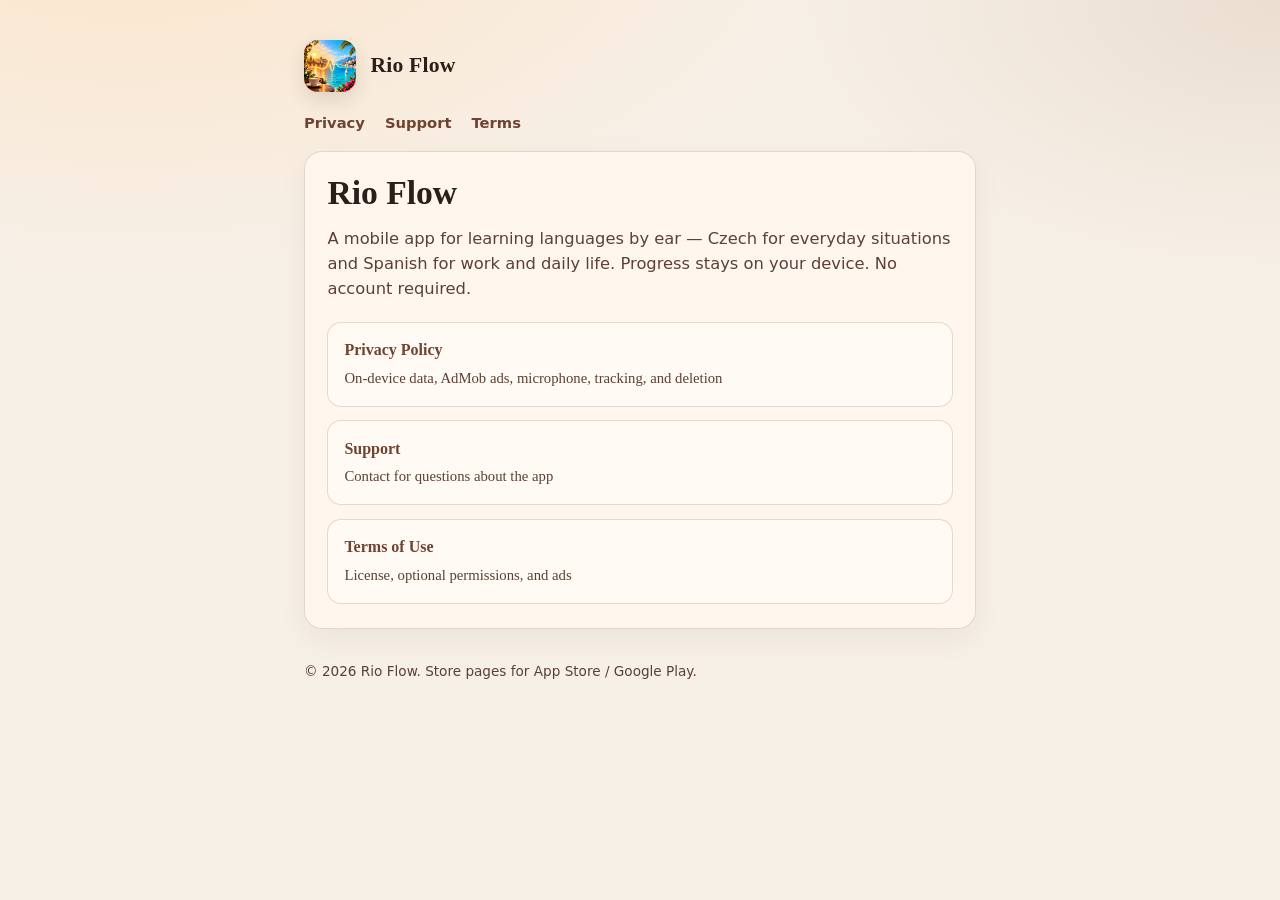
<file: index.html>
<!DOCTYPE html>
<html lang="en">
<head>
  <meta charset="utf-8" />
  <meta name="viewport" content="width=device-width, initial-scale=1" />
  <title>Rio Flow</title>
  <meta name="description" content="Rio Flow — offline language learning by ear. Privacy Policy, Support, and Terms of Use." />
  <link rel="icon" href="favicon.png" />
  <link rel="stylesheet" href="style.css" />
</head>
<body>
  <header>
    <a class="brand" href="index.html">
      <img src="favicon.png" alt="" width="52" height="52" />
      <div>
        <div class="brand-title">Rio Flow</div>
      </div>
    </a>
    <nav>
      <a href="privacy.html">Privacy</a>
      <a href="support.html">Support</a>
      <a href="terms.html">Terms</a>
    </nav>
  </header>

  <main class="card">
    <h1>Rio Flow</h1>
    <p class="lead">
      A mobile app for learning languages by ear — Czech for everyday situations and Spanish
      for work and daily life. Progress stays on your device. No account required.
    </p>
    <div class="links">
      <a href="privacy.html">
        <strong>Privacy Policy</strong>
        <span>On-device data, AdMob ads, microphone, tracking, and deletion</span>
      </a>
      <a href="support.html">
        <strong>Support</strong>
        <span>Contact for questions about the app</span>
      </a>
      <a href="terms.html">
        <strong>Terms of Use</strong>
        <span>License, optional permissions, and ads</span>
      </a>
    </div>
  </main>

  <footer>
    © <span id="y"></span> Rio Flow.
    Store pages for App Store / Google Play.
  </footer>
  <script>document.getElementById('y').textContent = new Date().getFullYear();</script>
</body>
</html>
</file>
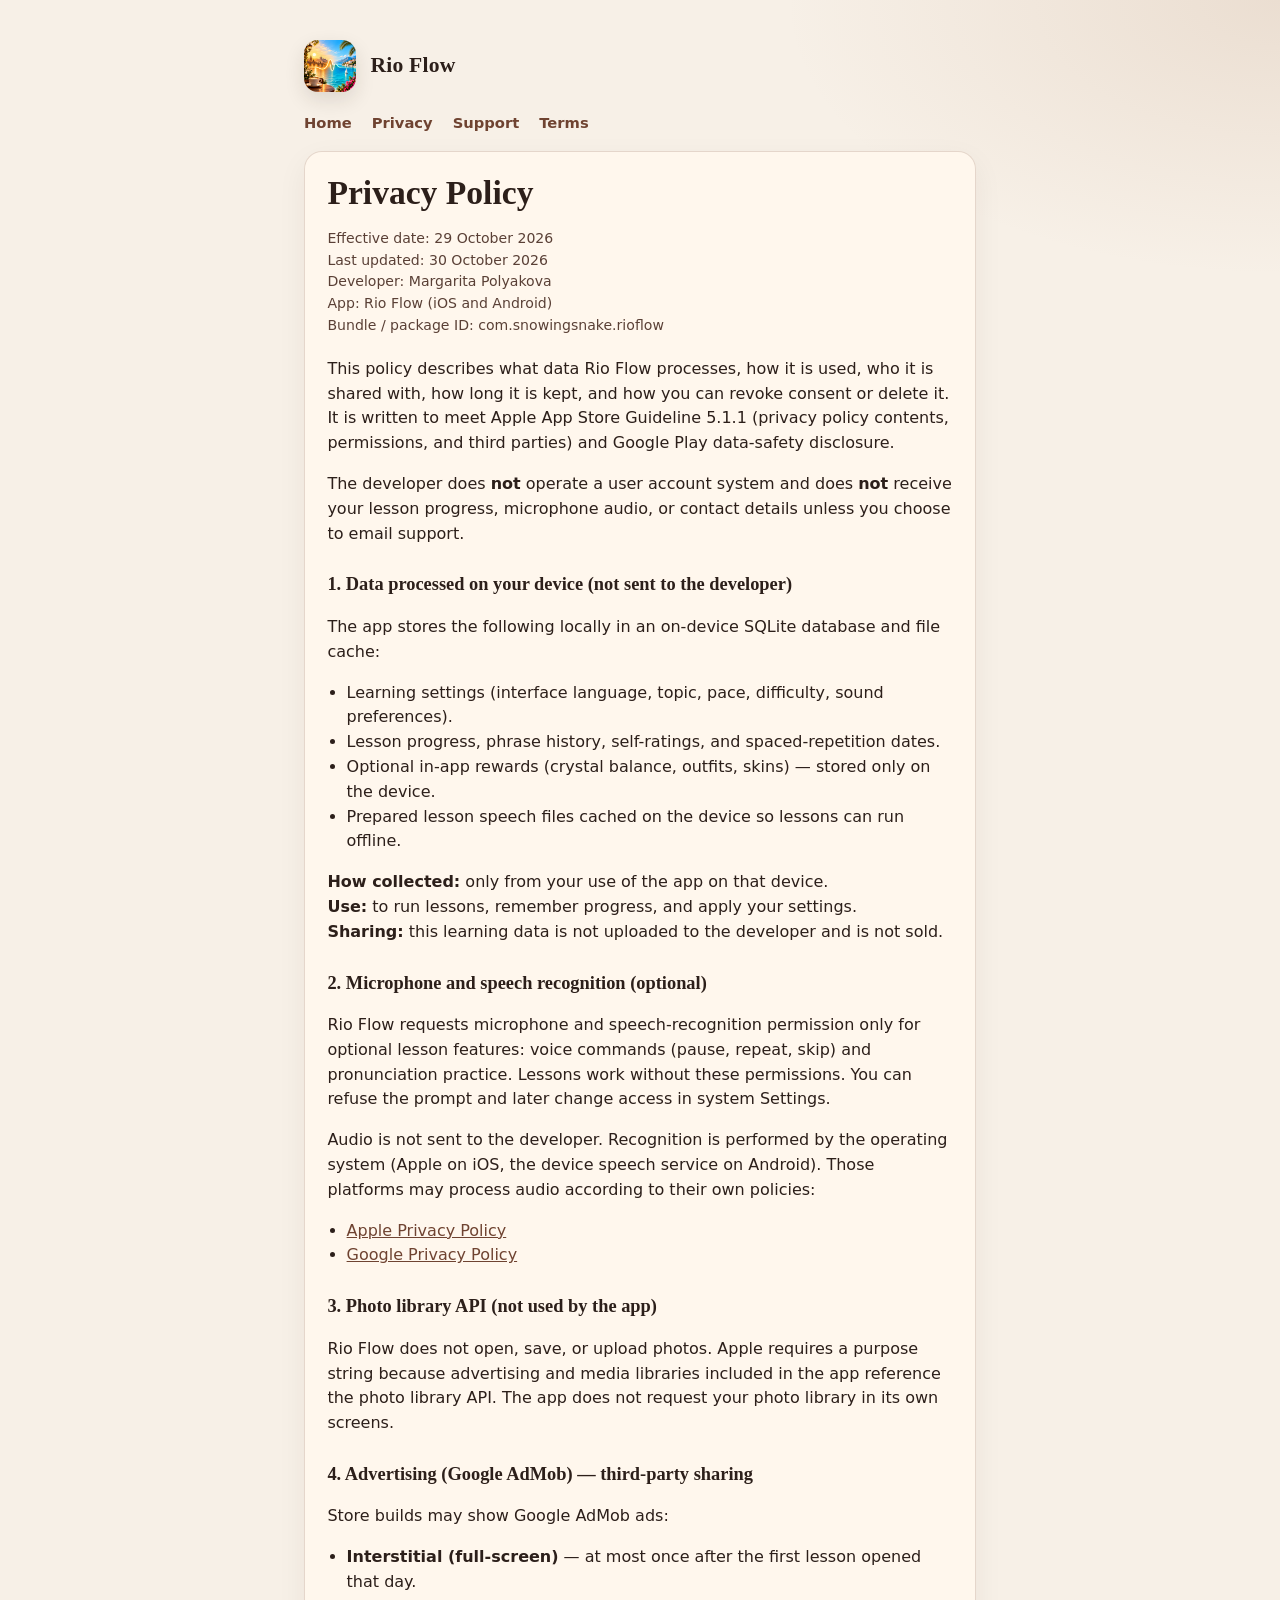
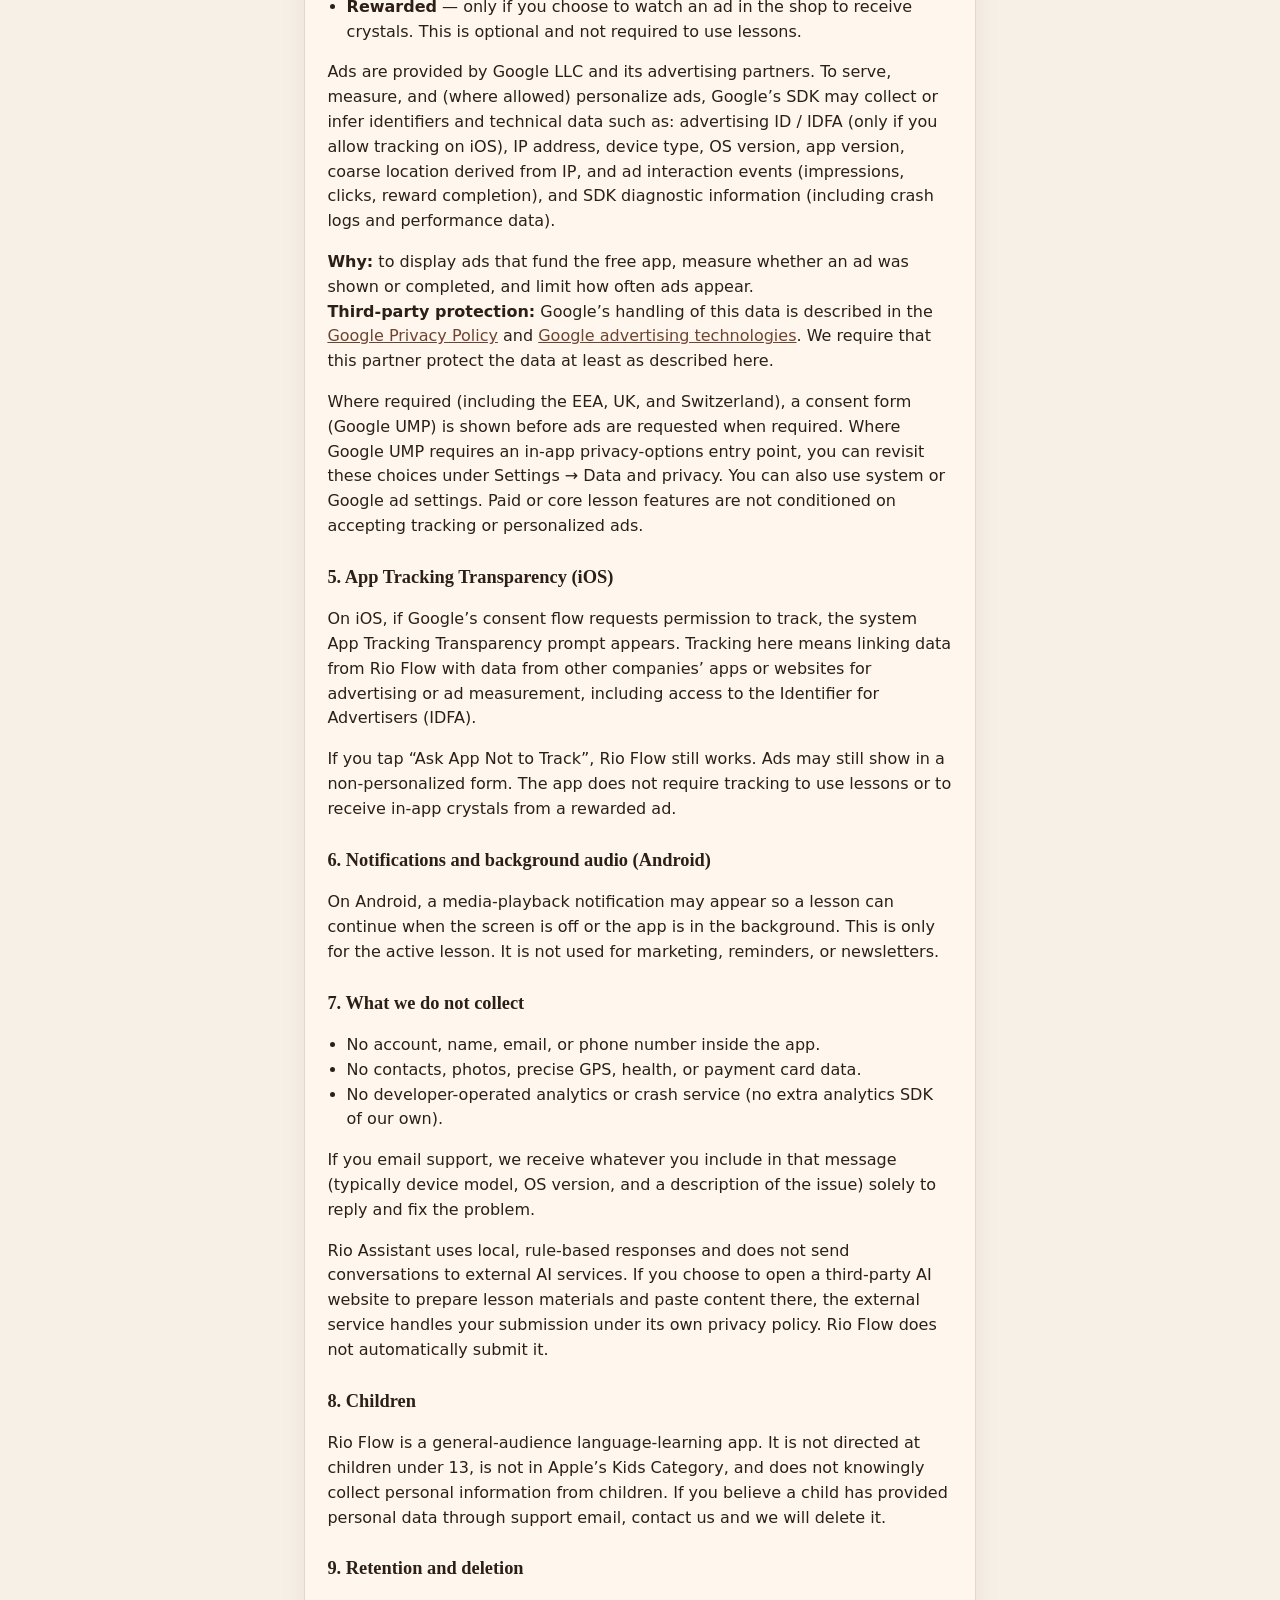
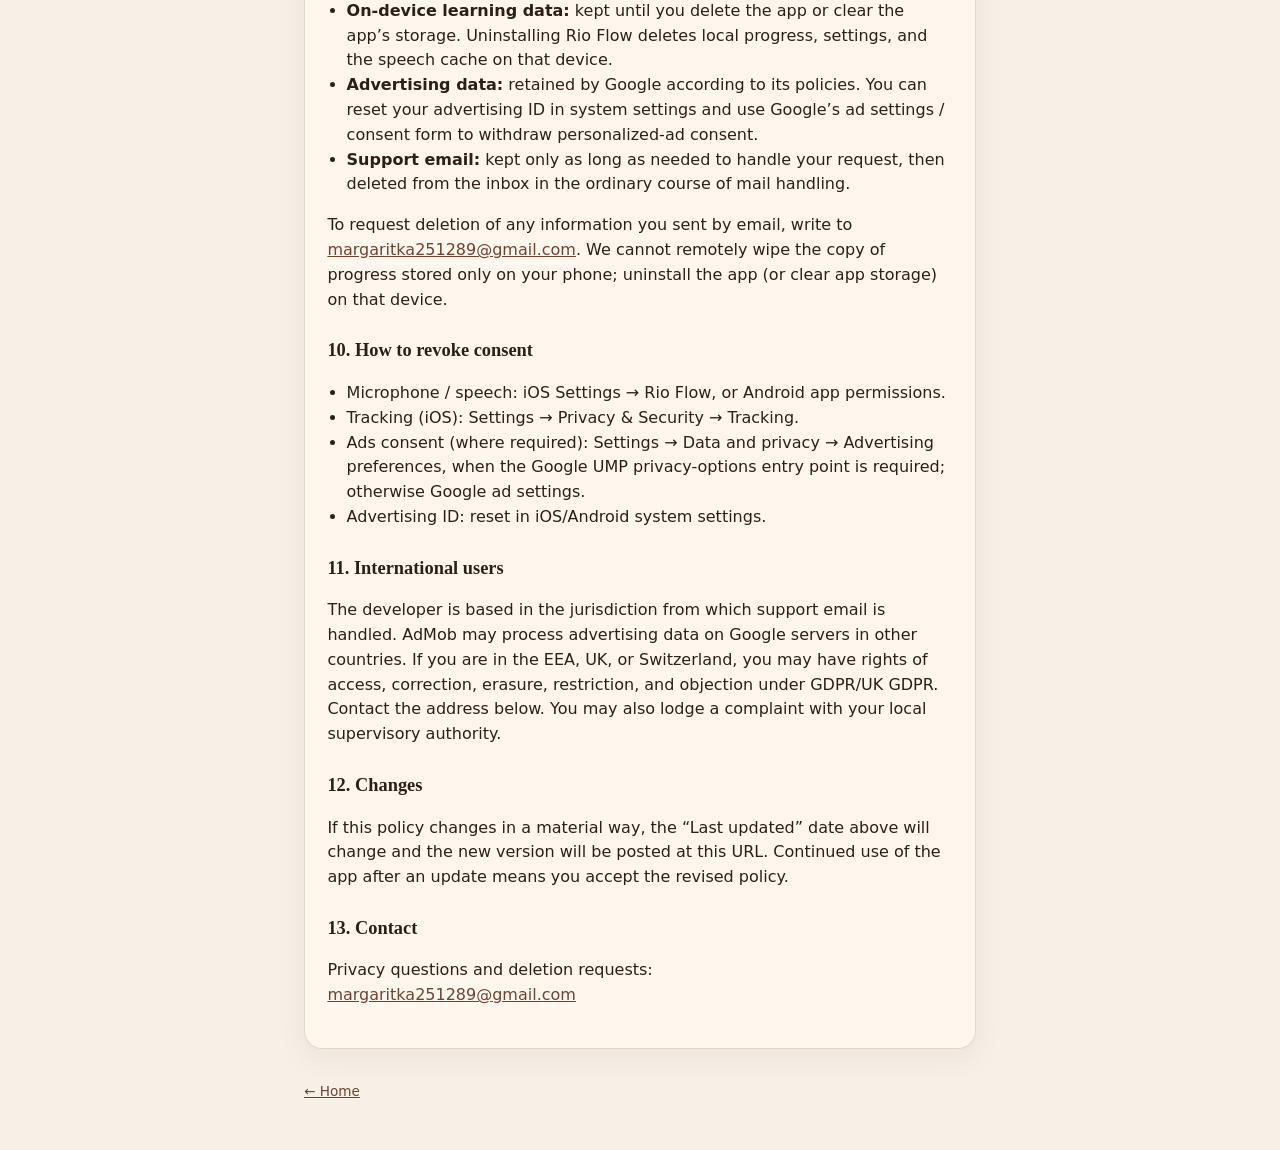
<file: privacy.html>
<!DOCTYPE html>
<html lang="en">
<head>
  <meta charset="utf-8" />
  <meta name="viewport" content="width=device-width, initial-scale=1" />
  <title>Privacy Policy — Rio Flow</title>
  <meta name="description" content="Privacy Policy for the Rio Flow language-learning app." />
  <link rel="icon" href="favicon.png" />
  <link rel="stylesheet" href="style.css" />
</head>
<body>
  <header>
    <a class="brand" href="index.html">
      <img src="favicon.png" alt="" width="52" height="52" />
      <div>
        <div class="brand-title">Rio Flow</div>
      </div>
    </a>
    <nav>
      <a href="index.html">Home</a>
      <a href="privacy.html">Privacy</a>
      <a href="support.html">Support</a>
      <a href="terms.html">Terms</a>
    </nav>
  </header>

  <main class="card">
    <h1>Privacy Policy</h1>
    <p class="meta">
      Effective date: 29 October 2026<br />
      Last updated: 30 October 2026<br />
      Developer: Margarita Polyakova<br />
      App: Rio Flow (iOS and Android)<br />
      Bundle / package ID: com.snowingsnake.rioflow
    </p>

    <p>
      This policy describes what data Rio Flow processes, how it is used, who it is shared with,
      how long it is kept, and how you can revoke consent or delete it. It is written to meet
      Apple App Store Guideline 5.1.1 (privacy policy contents, permissions, and third parties)
      and Google Play data-safety disclosure.
    </p>
    <p>
      The developer does <strong>not</strong> operate a user account system and does
      <strong>not</strong> receive your lesson progress, microphone audio, or contact details
      unless you choose to email support.
    </p>

    <h2>1. Data processed on your device (not sent to the developer)</h2>
    <p>The app stores the following locally in an on-device SQLite database and file cache:</p>
    <ul>
      <li>Learning settings (interface language, topic, pace, difficulty, sound preferences).</li>
      <li>Lesson progress, phrase history, self-ratings, and spaced-repetition dates.</li>
      <li>Optional in-app rewards (crystal balance, outfits, skins) — stored only on the device.</li>
      <li>Prepared lesson speech files cached on the device so lessons can run offline.</li>
    </ul>
    <p>
      <strong>How collected:</strong> only from your use of the app on that device.<br />
      <strong>Use:</strong> to run lessons, remember progress, and apply your settings.<br />
      <strong>Sharing:</strong> this learning data is not uploaded to the developer and is not sold.
    </p>

    <h2>2. Microphone and speech recognition (optional)</h2>
    <p>
      Rio Flow requests microphone and speech-recognition permission only for optional lesson
      features: voice commands (pause, repeat, skip) and pronunciation practice. Lessons work
      without these permissions. You can refuse the prompt and later change access in system
      Settings.
    </p>
    <p>
      Audio is not sent to the developer. Recognition is performed by the operating system
      (Apple on iOS, the device speech service on Android). Those platforms may process audio
      according to their own policies:
    </p>
    <ul>
      <li><a href="https://www.apple.com/legal/privacy/" rel="noopener noreferrer">Apple Privacy Policy</a></li>
      <li><a href="https://policies.google.com/privacy" rel="noopener noreferrer">Google Privacy Policy</a></li>
    </ul>

    <h2>3. Photo library API (not used by the app)</h2>
    <p>
      Rio Flow does not open, save, or upload photos. Apple requires a purpose string because
      advertising and media libraries included in the app reference the photo library API.
      The app does not request your photo library in its own screens.
    </p>

    <h2>4. Advertising (Google AdMob) — third-party sharing</h2>
    <p>
      Store builds may show Google AdMob ads:
    </p>
    <ul>
      <li><strong>Interstitial (full-screen)</strong> — at most once after the first lesson opened that day.</li>
      <li><strong>Rewarded</strong> — only if you choose to watch an ad in the shop to receive crystals. This is optional and not required to use lessons.</li>
    </ul>
    <p>
      Ads are provided by Google LLC and its advertising partners. To serve, measure, and (where
      allowed) personalize ads, Google’s SDK may collect or infer identifiers and technical data
      such as: advertising ID / IDFA (only if you allow tracking on iOS), IP address, device
      type, OS version, app version, coarse location derived from IP, and ad interaction events
      (impressions, clicks, reward completion), and SDK diagnostic information (including crash logs and performance data).
    </p>
    <p>
      <strong>Why:</strong> to display ads that fund the free app, measure whether an ad was shown
      or completed, and limit how often ads appear.<br />
      <strong>Third-party protection:</strong> Google’s handling of this data is described in the
      <a href="https://policies.google.com/privacy" rel="noopener noreferrer">Google Privacy Policy</a>
      and <a href="https://policies.google.com/technologies/ads" rel="noopener noreferrer">Google advertising technologies</a>.
      We require that this partner protect the data at least as described here.
    </p>
    <p>
      Where required (including the EEA, UK, and Switzerland), a consent form (Google UMP) is
      shown before ads are requested when required. Where Google UMP requires an in-app privacy-options entry point, you can revisit these choices under Settings → Data and privacy. You can also use system or Google ad settings.
      Paid or core lesson features are not conditioned on accepting tracking or personalized ads.
    </p>

    <h2>5. App Tracking Transparency (iOS)</h2>
    <p>
      On iOS, if Google’s consent flow requests permission to track, the system App Tracking
      Transparency prompt appears. Tracking here means linking data from Rio Flow with data from
      other companies’ apps or websites for advertising or ad measurement, including access to
      the Identifier for Advertisers (IDFA).
    </p>
    <p>
      If you tap “Ask App Not to Track”, Rio Flow still works. Ads may still show in a
      non-personalized form. The app does not require tracking to use lessons or to receive
      in-app crystals from a rewarded ad.
    </p>

    <h2>6. Notifications and background audio (Android)</h2>
    <p>
      On Android, a media-playback notification may appear so a lesson can continue when the
      screen is off or the app is in the background. This is only for the active lesson. It is
      not used for marketing, reminders, or newsletters.
    </p>

    <h2>7. What we do not collect</h2>
    <ul>
      <li>No account, name, email, or phone number inside the app.</li>
      <li>No contacts, photos, precise GPS, health, or payment card data.</li>
      <li>No developer-operated analytics or crash service (no extra analytics SDK of our own).</li>
    </ul>
    <p>
      If you email support, we receive whatever you include in that message (typically device
      model, OS version, and a description of the issue) solely to reply and fix the problem.
    </p>

    <p>Rio Assistant uses local, rule-based responses and does not send conversations to external AI services.
      If you choose to open a third-party AI website to prepare lesson materials and paste content there,
      the external service handles your submission under its own privacy policy. Rio Flow does not automatically submit it.</p>

    <h2>8. Children</h2>
    <p>
      Rio Flow is a general-audience language-learning app. It is not directed at children under
      13, is not in Apple’s Kids Category, and does not knowingly collect personal information
      from children. If you believe a child has provided personal data through support email,
      contact us and we will delete it.
    </p>

    <h2>9. Retention and deletion</h2>
    <ul>
      <li><strong>On-device learning data:</strong> kept until you delete the app or clear the app’s storage. Uninstalling Rio Flow deletes local progress, settings, and the speech cache on that device.</li>
      <li><strong>Advertising data:</strong> retained by Google according to its policies. You can reset your advertising ID in system settings and use Google’s ad settings / consent form to withdraw personalized-ad consent.</li>
      <li><strong>Support email:</strong> kept only as long as needed to handle your request, then deleted from the inbox in the ordinary course of mail handling.</li>
    </ul>
    <p>
      To request deletion of any information you sent by email, write to
      <a href="mailto:margaritka251289@gmail.com">margaritka251289@gmail.com</a>.
      We cannot remotely wipe the copy of progress stored only on your phone; uninstall the app
      (or clear app storage) on that device.
    </p>

    <h2>10. How to revoke consent</h2>
    <ul>
      <li>Microphone / speech: iOS Settings → Rio Flow, or Android app permissions.</li>
      <li>Tracking (iOS): Settings → Privacy &amp; Security → Tracking.</li>
      <li>Ads consent (where required): Settings → Data and privacy → Advertising preferences, when the Google UMP privacy-options entry point is required; otherwise Google ad settings.</li>
      <li>Advertising ID: reset in iOS/Android system settings.</li>
    </ul>

    <h2>11. International users</h2>
    <p>
      The developer is based in the jurisdiction from which support email is handled. AdMob may
      process advertising data on Google servers in other countries. If you are in the EEA, UK,
      or Switzerland, you may have rights of access, correction, erasure, restriction, and
      objection under GDPR/UK GDPR. Contact the address below. You may also lodge a complaint
      with your local supervisory authority.
    </p>

    <h2>12. Changes</h2>
    <p>
      If this policy changes in a material way, the “Last updated” date above will change and
      the new version will be posted at this URL. Continued use of the app after an update
      means you accept the revised policy.
    </p>

    <h2>13. Contact</h2>
    <p>
      Privacy questions and deletion requests:<br />
      <a href="mailto:margaritka251289@gmail.com">margaritka251289@gmail.com</a>
    </p>
  </main>

  <footer>
    <a href="index.html">← Home</a>
  </footer>
</body>
</html>
</file>
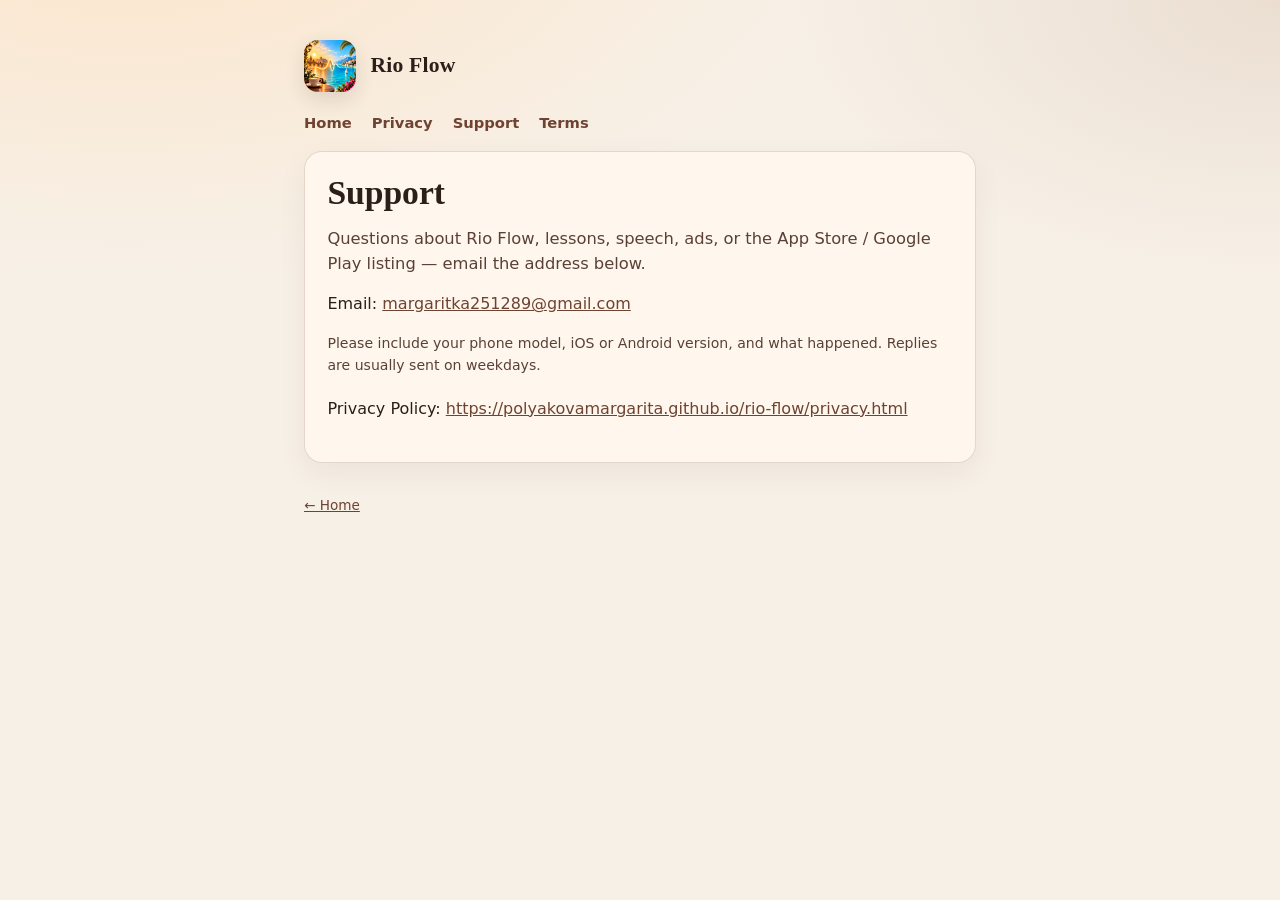
<file: support.html>
<!DOCTYPE html>
<html lang="en">
<head>
  <meta charset="utf-8" />
  <meta name="viewport" content="width=device-width, initial-scale=1" />
  <title>Support — Rio Flow</title>
  <meta name="description" content="Support contact for the Rio Flow app." />
  <link rel="icon" href="favicon.png" />
  <link rel="stylesheet" href="style.css" />
</head>
<body>
  <header>
    <a class="brand" href="index.html">
      <img src="favicon.png" alt="" width="52" height="52" />
      <div>
        <div class="brand-title">Rio Flow</div>
      </div>
    </a>
    <nav>
      <a href="index.html">Home</a>
      <a href="privacy.html">Privacy</a>
      <a href="support.html">Support</a>
      <a href="terms.html">Terms</a>
    </nav>
  </header>

  <main class="card">
    <h1>Support</h1>
    <p class="lead">
      Questions about Rio Flow, lessons, speech, ads, or the App Store / Google Play listing —
      email the address below.
    </p>
    <p>
      Email:
      <a href="mailto:margaritka251289@gmail.com">margaritka251289@gmail.com</a>
    </p>
    <p class="meta">
      Please include your phone model, iOS or Android version, and what happened.
      Replies are usually sent on weekdays.
    </p>
    <p>
      Privacy Policy:
      <a href="privacy.html">https://polyakovamargarita.github.io/rio-flow/privacy.html</a>
    </p>
  </main>

  <footer>
    <a href="index.html">← Home</a>
  </footer>
</body>
</html>
</file>
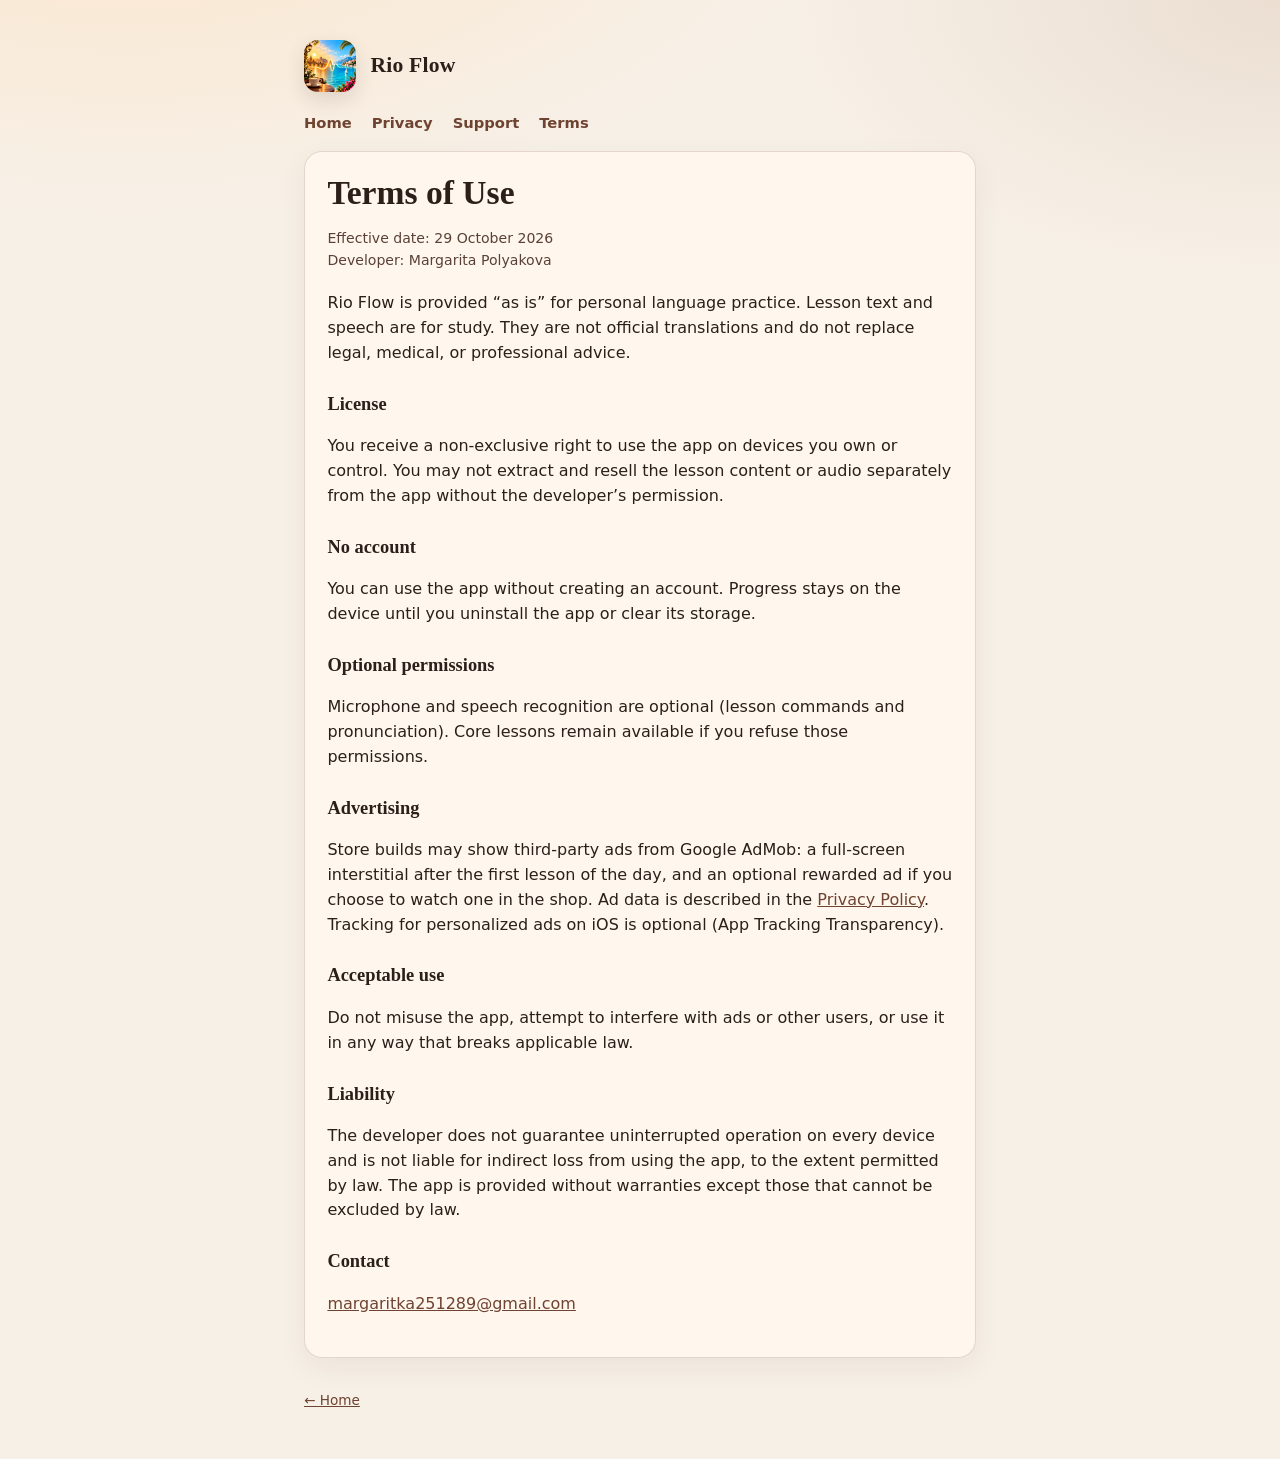
<file: terms.html>
<!DOCTYPE html>
<html lang="en">
<head>
  <meta charset="utf-8" />
  <meta name="viewport" content="width=device-width, initial-scale=1" />
  <title>Terms of Use — Rio Flow</title>
  <meta name="description" content="Terms of Use for the Rio Flow app." />
  <link rel="icon" href="favicon.png" />
  <link rel="stylesheet" href="style.css" />
</head>
<body>
  <header>
    <a class="brand" href="index.html">
      <img src="favicon.png" alt="" width="52" height="52" />
      <div>
        <div class="brand-title">Rio Flow</div>
      </div>
    </a>
    <nav>
      <a href="index.html">Home</a>
      <a href="privacy.html">Privacy</a>
      <a href="support.html">Support</a>
      <a href="terms.html">Terms</a>
    </nav>
  </header>

  <main class="card">
    <h1>Terms of Use</h1>
    <p class="meta">Effective date: 29 October 2026<br />Developer: Margarita Polyakova</p>

    <p>
      Rio Flow is provided “as is” for personal language practice. Lesson text and speech are
      for study. They are not official translations and do not replace legal, medical, or
      professional advice.
    </p>

    <h2>License</h2>
    <p>
      You receive a non-exclusive right to use the app on devices you own or control.
      You may not extract and resell the lesson content or audio separately from the app
      without the developer’s permission.
    </p>

    <h2>No account</h2>
    <p>
      You can use the app without creating an account. Progress stays on the device until
      you uninstall the app or clear its storage.
    </p>

    <h2>Optional permissions</h2>
    <p>
      Microphone and speech recognition are optional (lesson commands and pronunciation).
      Core lessons remain available if you refuse those permissions.
    </p>

    <h2>Advertising</h2>
    <p>
      Store builds may show third-party ads from Google AdMob: a full-screen interstitial
      after the first lesson of the day, and an optional rewarded ad if you choose to watch
      one in the shop. Ad data is described in the
      <a href="privacy.html">Privacy Policy</a>.
      Tracking for personalized ads on iOS is optional (App Tracking Transparency).
    </p>

    <h2>Acceptable use</h2>
    <p>
      Do not misuse the app, attempt to interfere with ads or other users, or use it in any
      way that breaks applicable law.
    </p>

    <h2>Liability</h2>
    <p>
      The developer does not guarantee uninterrupted operation on every device and is not
      liable for indirect loss from using the app, to the extent permitted by law. The app
      is provided without warranties except those that cannot be excluded by law.
    </p>

    <h2>Contact</h2>
    <p>
      <a href="mailto:margaritka251289@gmail.com">margaritka251289@gmail.com</a>
    </p>
  </main>

  <footer>
    <a href="index.html">← Home</a>
  </footer>
</body>
</html>
</file>
<file: style.css>
:root {
  --bg: #f7f0e7;
  --ink: #2c1f1a;
  --muted: #5a4036;
  --card: rgba(255, 248, 238, 0.92);
  --accent: #6f4331;
  --line: rgba(111, 67, 49, 0.18);
  --max: 42rem;
}

* {
  box-sizing: border-box;
}

html {
  scroll-behavior: smooth;
}

body {
  margin: 0;
  font-family: "Iowan Old Style", "Palatino Linotype", Palatino, Georgia, serif;
  color: var(--ink);
  background:
    radial-gradient(1200px 600px at 10% -10%, rgba(255, 220, 180, 0.55), transparent 60%),
    radial-gradient(900px 500px at 100% 0%, rgba(180, 140, 110, 0.18), transparent 55%),
    var(--bg);
  line-height: 1.55;
  min-height: 100vh;
}

a {
  color: var(--accent);
}

header,
main,
footer {
  width: min(100% - 2rem, var(--max));
  margin-inline: auto;
}

header {
  padding: 2.5rem 0 1rem;
}

.brand {
  display: flex;
  gap: 0.9rem;
  align-items: center;
  text-decoration: none;
  color: inherit;
}

.brand img {
  width: 52px;
  height: 52px;
  border-radius: 14px;
  box-shadow: 0 8px 20px rgba(44, 31, 26, 0.12);
}

.brand-title {
  font-size: 1.35rem;
  font-weight: 700;
  letter-spacing: 0.01em;
}

.brand-sub {
  color: var(--muted);
  font-size: 0.92rem;
}

nav {
  display: flex;
  flex-wrap: wrap;
  gap: 0.75rem 1.25rem;
  margin-top: 1.25rem;
  font-family: system-ui, -apple-system, sans-serif;
  font-size: 0.92rem;
}

nav a {
  text-decoration: none;
  font-weight: 600;
}

nav a:hover {
  text-decoration: underline;
}

.card {
  background: var(--card);
  border: 1px solid var(--line);
  border-radius: 18px;
  padding: 1.35rem 1.4rem 1.5rem;
  box-shadow: 0 10px 30px rgba(44, 31, 26, 0.06);
}

h1 {
  font-size: clamp(1.6rem, 4vw, 2.1rem);
  line-height: 1.2;
  margin: 0 0 0.75rem;
}

h2 {
  font-size: 1.15rem;
  margin: 1.5rem 0 0.5rem;
}

p,
li {
  color: var(--ink);
}

.lead,
.meta,
li,
p {
  font-family: system-ui, -apple-system, "Segoe UI", sans-serif;
}

.lead {
  color: var(--muted);
  font-size: 1.02rem;
  margin: 0 0 1rem;
}

.meta {
  color: var(--muted);
  font-size: 0.88rem;
  margin-bottom: 1.25rem;
}

ul {
  padding-left: 1.2rem;
}

footer {
  padding: 2rem 0 3rem;
  color: var(--muted);
  font-family: system-ui, -apple-system, sans-serif;
  font-size: 0.85rem;
}

.links {
  display: grid;
  gap: 0.85rem;
  margin-top: 1.25rem;
}

.links a {
  display: block;
  text-decoration: none;
  background: #fffaf3;
  border: 1px solid var(--line);
  border-radius: 14px;
  padding: 0.95rem 1rem;
  color: inherit;
}

.links a strong {
  display: block;
  color: var(--accent);
  margin-bottom: 0.2rem;
}

.links a span {
  color: var(--muted);
  font-size: 0.92rem;
}
</file>
